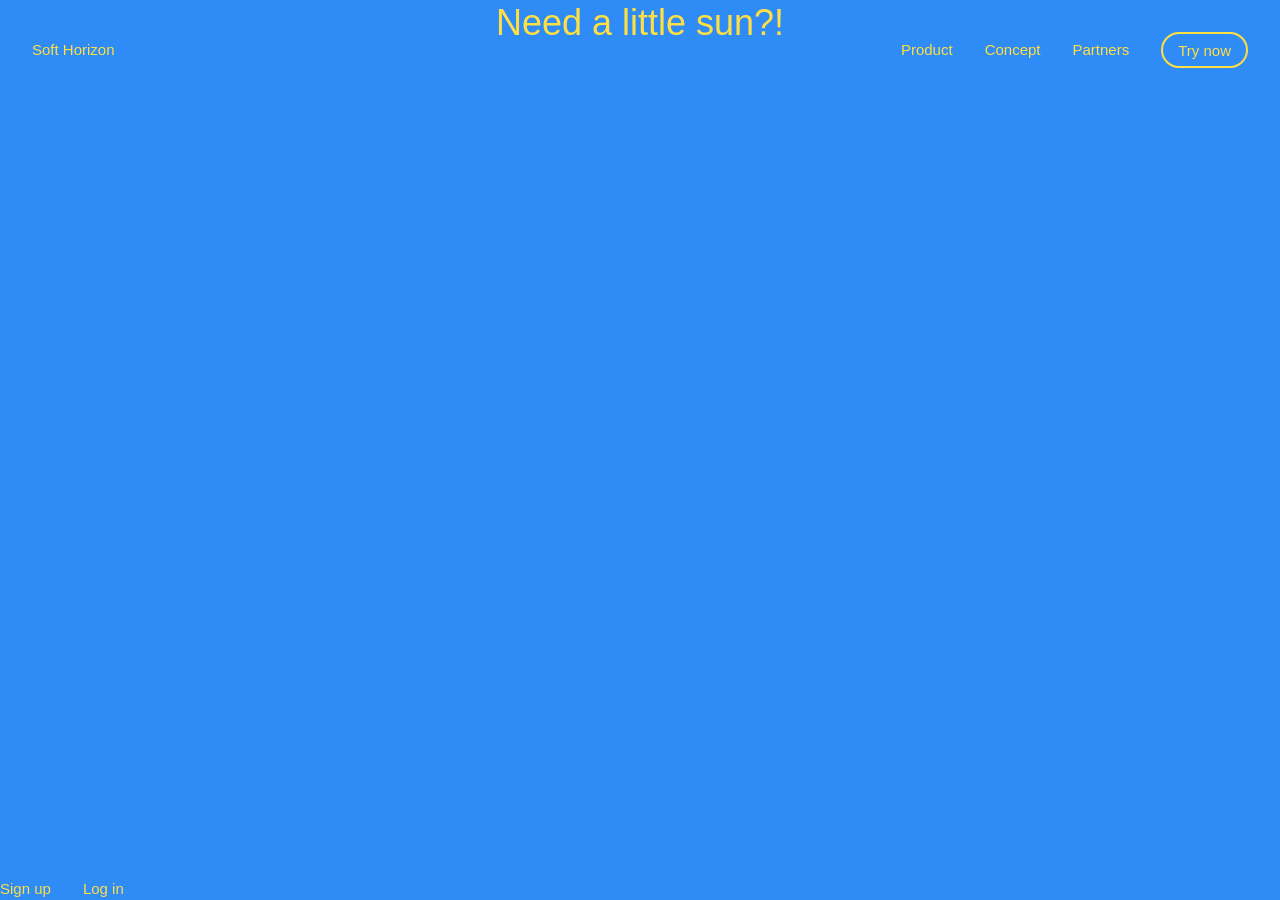
<file: challenges/1-mouse-shader/index.html>
<!DOCTYPE html>
<html lang="en">
<head>
    <meta charset="UTF-8">
    <meta name="viewport" content="width=device-width, initial-scale=1.0">
    <link rel="stylesheet" href="styles.css">
    <title>Sample HTML Page</title>
</head>
<body>
  <div class="bg"></div>

  <div class="scene">
    <nav>
      <div class="logos">
        <p>Soft Horizon</p>
      </div>

      <div class="nav-items">
        <p>Product</p>
        <p>Concept</p>
        <p>Partners</p>
        <button>Try now</button>
      </div>
    </nav>

    <h1 class="hero-title">Need a little sun?!</h1>

    <footer>
      <div class="footer-links">
        <p>Sign up</p>
        <p>Log in</p>
        <p></p>
      </div>
    </footer>

    <!-- your cursor elements -->
    <div class="cursor-main"></div>
    <div class="cursor-layer" data-size="70" data-speed="0.12"></div>
    <div class="cursor-layer" data-size="110" data-speed="0.07"></div>
    <div class="cursor-layer" data-size="160" data-speed="0.04"></div>
  </div>

  <script src="script.js"></script>
</body>
</html>
</file>
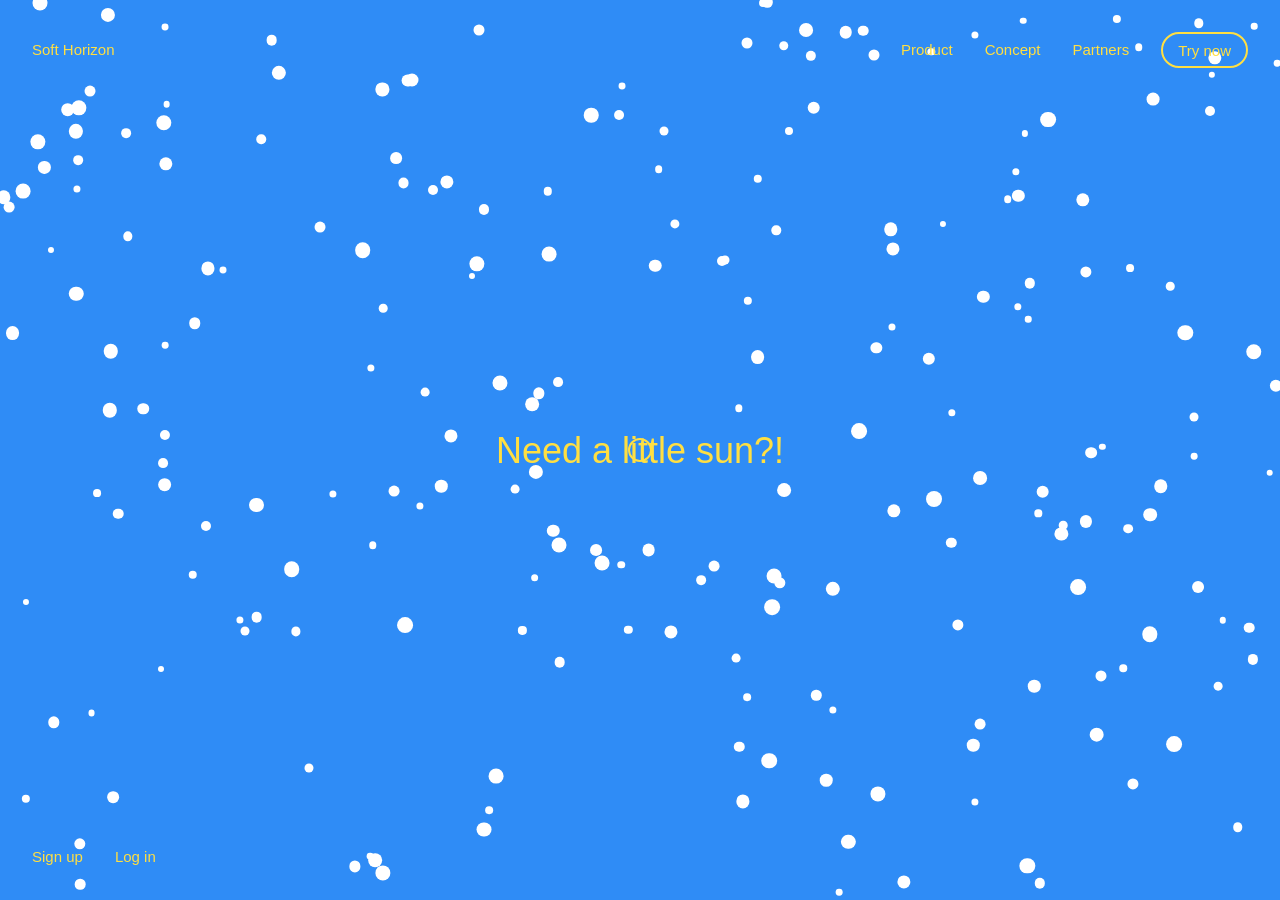
<file: challenges/2-mouse-shader/index.html>
<!DOCTYPE html>
<html lang="en">
<head>
  <meta charset="UTF-8" />
  <meta name="viewport" content="width=device-width, initial-scale=1.0" />
  <link rel="stylesheet" href="styles.css" />
  <title>Bubbles Field</title>
</head>
<body>
  <div class="bg"></div>

  <div class="scene">
    <nav>
      <div class="logos">
        <p>Soft Horizon</p>
      </div>

      <div class="nav-items">
        <p>Product</p>
        <p>Concept</p>
        <p>Partners</p>
        <button>Try now</button>
      </div>
    </nav>

    <h1 class="hero-title">Need a little sun?!</h1>

    <footer>
      <div class="footer-links">
        <p>Sign up</p>
        <p>Log in</p>
        <p></p>
      </div>
    </footer>

    <!-- cursor -->
    <div class="cursor-main"></div>
  </div> <!-- ✅ CLOSE scene -->

  <script src="script.js"></script>
</body>
</html>
</file>
<file: challenges/1-mouse-shader/styles.css>
*{
    margin: 0;
    padding: 0;
    box-sizing: border-box;
}

body {
  width: 100%;
  height: 100vh;
  font-family: 'Coolvetica', sans-serif;
  color: rgb(255, 223, 66);
  overflow: hidden;
}

.bg{
  position: fixed;
  inset: 0;
  background: rgb(47, 140, 246);
  z-index: 0;
}

.scene{
  position: relative;
  width: 100%;
  height: 100vh;
  isolation: isolate; /* IMPORTANT: blend only with elements in here */
  z-index: 1;
}

h1{
    font-size: 36px;
    font-weight: 400;
    line-height: 1.25;
    display: flex;
    justify-content: center;
    align-items: center;
    
}

p{
    font-size: 15px;
    line-height: 1.5;
   
}

nav{
    display: flex;
    position: fixed;
    top: 0;
    left: 0;
    width: 100vw;
    padding: 2em;
    justify-content: space-between;
    align-items: center;
    z-index: 2;
}

.nav-items{
    display: flex;
    gap: 2em;
    align-items: center;
}

button{
    outline: none;
    border: 2px solid rgb(255, 223, 66);
    border-radius: 2em;
    background-color: transparent;
    color: rgb(255, 223, 66);
    padding: 0.5em 1em;
    font-size: 15px;
    font-family: 'Coolvetica', sans-serif;
    cursor: pointer;
}

footer{
    position: fixed;
    bottom: 0;
    left: 0;
    width: 100vw;
    display: flex;
    justify-content: space-between;
    align-items: flex-end;
    z-index: 2;
}

footer h1{
    width: 40%;
}

.footer-links{
    display: flex;
    gap: 2em;
}

canvas{
    position: fixed;
    top: 0;
    left: 0;
    width: 100vw;
    height: 100vh;
}

.cursor-main {
  position: fixed;
  top: 0;
  left: 0;
  width: 24px;
  height: 24px;
  background-color: rgb(255, 223, 66);
  border-radius: 50%;
  pointer-events: none;
  z-index: 9999;
  transform: translate(-50%, -50%);
  opacity: 0;
  transition: opacity 0.2s ease;

  mix-blend-mode: difference; /* 👈 ADD THIS */
}

.cursor-layer {
  position: fixed;
  top: 0;
  left: 0;
  border: 2px solid rgb(255, 223, 66);
  border-radius: 50%;
  pointer-events: none;
  z-index: 9998;
  transform: translate(-50%, -50%);
  opacity: 0;
  transition: opacity 0.2s ease;

  mix-blend-mode: difference; /* 👈 ADD THIS */
}

.cursor-main{
  /* your existing styles... */
  mix-blend-mode: difference;
}

.cursor-layer{
  /* your existing styles... */
  mix-blend-mode: difference;
}
</file>
<file: challenges/2-mouse-shader/styles.css>
*{
  margin: 0;
  padding: 0;
  box-sizing: border-box;
}

body{
  width: 100%;
  height: 100vh;
  font-family: 'Coolvetica', sans-serif;
  color: rgb(255, 223, 66);
  overflow: hidden;
}

.bg{
  position: fixed;
  inset: 0;
  background: rgb(47, 140, 246);
  z-index: 0;
}

.scene{
  position: relative;
  width: 100%;
  height: 100vh;
  z-index: 1;
}

/* layout */
h1{
  font-size: 36px;
  font-weight: 400;
  line-height: 1.25;
  text-align: center;
  position: absolute;
  inset: 0;
  display: grid;
  place-items: center;
  pointer-events: none;
}

p{
  font-size: 15px;
  line-height: 1.5;
}

nav{
  display: flex;
  position: fixed;
  top: 0;
  left: 0;
  width: 100vw;
  padding: 2em;
  justify-content: space-between;
  align-items: center;
  z-index: 10;
}

.nav-items{
  display: flex;
  gap: 2em;
  align-items: center;
}

button{
  outline: none;
  border: 2px solid rgb(255, 223, 66);
  border-radius: 2em;
  background-color: transparent;
  color: rgb(255, 223, 66);
  padding: 0.5em 1em;
  font-size: 15px;
  font-family: 'Coolvetica', sans-serif;
  cursor: pointer;
}

footer{
  position: fixed;
  bottom: 0;
  left: 0;
  width: 100vw;
  padding: 2em;
  display: flex;
  justify-content: space-between;
  align-items: flex-end;
  z-index: 10;
}

.footer-links{
  display: flex;
  gap: 2em;
}

/* cursor + bubbles */
.cursor-main{
  position: fixed;
  top: 0;
  left: 0;
  width: 24px;
  height: 24px;
  border: 2px solid rgb(255, 223, 66);
  border-radius: 50%;
  background: transparent;
  pointer-events: none;
  transform: translate(-50%, -50%);
  z-index: 9999;
}

.cursor-bubble{
  position: fixed;
  border: none;
  border-radius: 50%;
  background: rgb(255, 255, 255);
  pointer-events: none;
  transform: translate(-50%, -50%);
  z-index: 2; /* above bg, below nav/footer */
}
</file>
